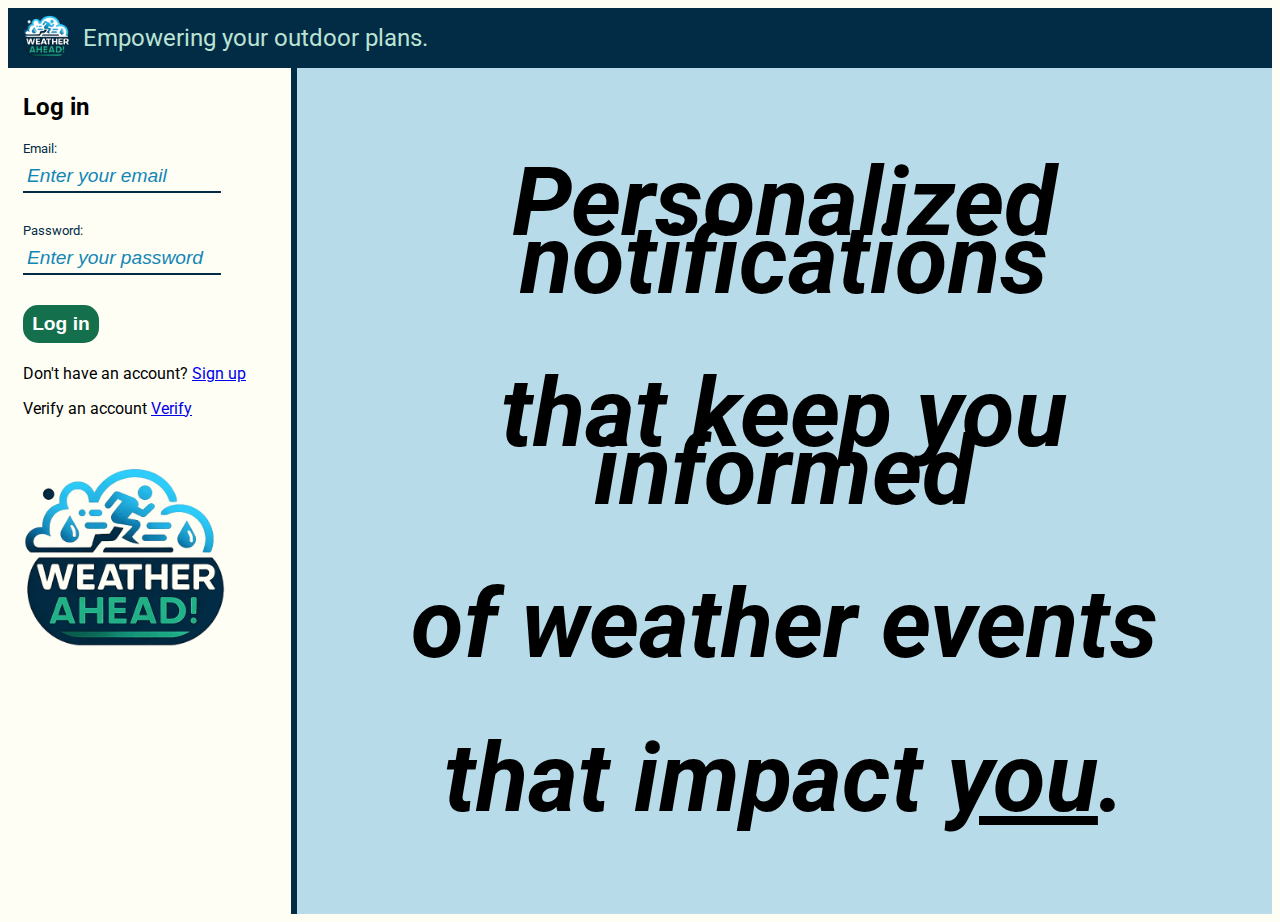
<file: index.html>
<!DOCTYPE html>
<html lang="en">
<head>
    <meta charset="UTF-8">
    <meta name="viewport" content="width=device-width, initial-scale=1.0">
    <title>Weather Ahead!</title>
    <link rel="stylesheet" href="main.css">
</head>
<body class="weather-theme">


<div class="top-banner">
    <div class="image-section">
        <img src="images/logo-final-inverted.png" alt="Logo" width=80% height=auto> 
    </div>
    <div class="logo">Empowering your outdoor plans.</div>
</div>

<div class="container">
    <div class="left-side">
        <div class="container-inner">
            <div class="top-section">
                <form id="signinForm">
                    <h2>Log in</h2>
                    <div class="form-group">
                        <label for="email">Email:</label>
                        <input type="email" id="email" name="email" placeholder="Enter your email" pattern=".*" required>
                    </div>
                    <div class="form-group">
                        <label for="password">Password: </label>
                        <input type="password" id="password" name="password" placeholder="Enter your password" pattern=".*" required>
                    </div>
                    <button type="submit" id="loginButton">Log in</button>
                </form>
                <p>Don't have an account?   <a href="/register.html">Sign up</a></p>
                <p>Verify an account   <a href="/verify.html">Verify</a></p>
                <br>
            </div>
            <div class="bottom-section">
                <img src="images/logo-final-removebg.png" alt="Logo" width=80% height=auto>
            </div>
        </div>
    </div>
    <div class="vertical-line"></div>
    <div class="right-side" style="text-align: center;">
        <p style="font-size: 96px; font-weight: 700; font-style: italic;">Personalized notifications </p>
        <p style="font-size: 96px; font-weight: 700; font-style: italic;">that keep you informed </p>
        <p style="font-size: 96px; font-weight: 700; font-style: italic;">of weather events</p>
        <p style="font-size: 96px; font-weight: 700; font-style: italic;">that impact <u>you</u>.</p>
        </div>

    <div id="myModal" class="modal">
        <div class="modal-content">
            <span class="close-button" onclick="closeModal()">&times;</span>
            <p>Incorrect username of password.</p>
        </div>
    </div>
</div>   

    <script src="https://sdk.amazonaws.com/js/aws-sdk-2.1040.0.min.js"></script>
    <script src="js/aws-cognito-sdk.min.js"></script>
    <script src="js/amazon-cognito-identity.min.js"></script>
    <script src="js/config.js"></script>
    <script src="js/general.js"></script>
    <script src="js/signin.js"></script>

</body>
</html>
</file>
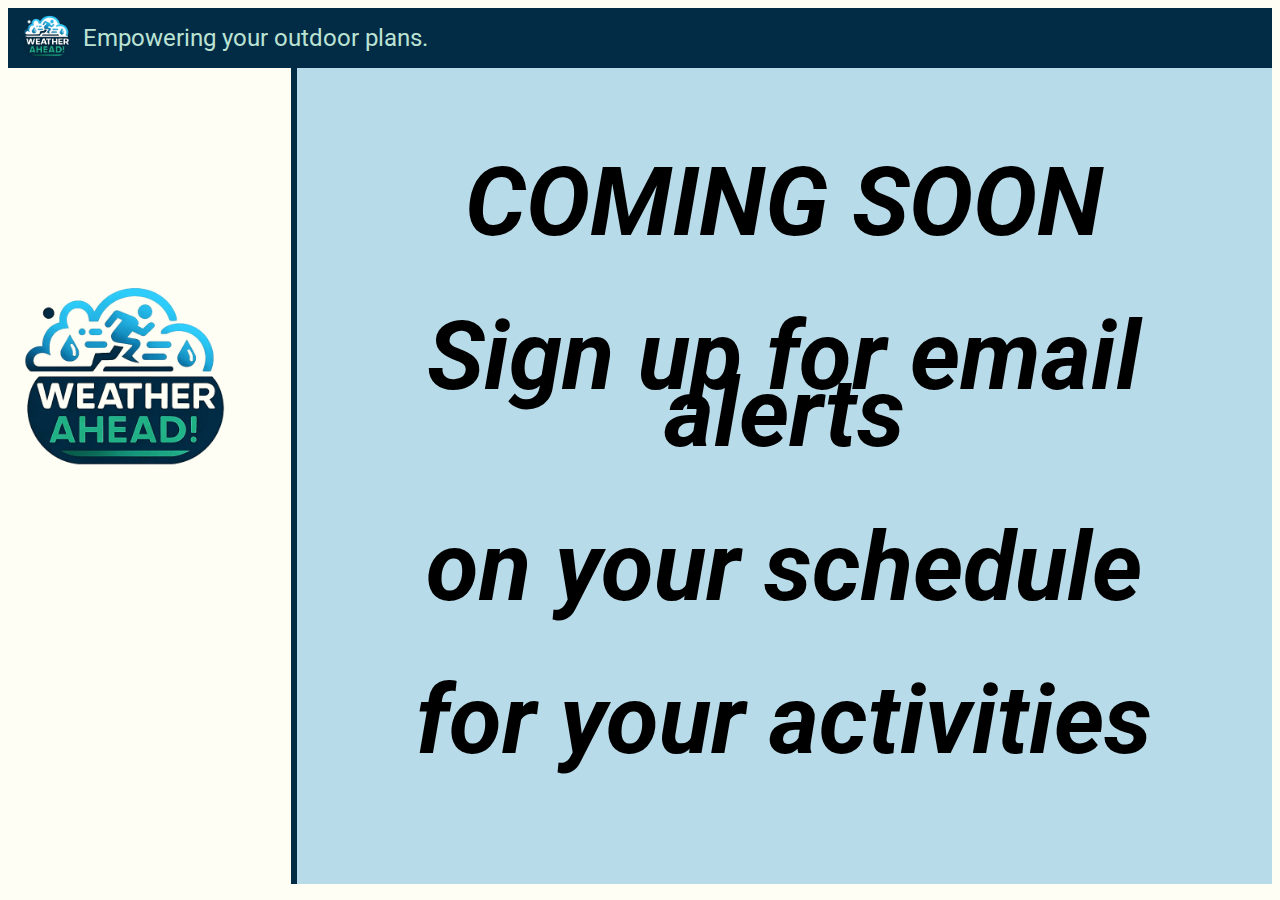
<file: customize.html>
<!DOCTYPE html>
<html lang="en">
<head>
    <meta charset="UTF-8">
    <meta name="viewport" content="width=device-width, initial-scale=1.0">
    <title>Weather Ahead!</title>
    <link rel="stylesheet" href="main.css">
</head>
<body class="weather-theme">


<div class="top-banner">
    <div class="image-section">
        <img src="images/logo-final-inverted.png" alt="Logo" width=80% height=auto> 
    </div>
    <div class="logo">Empowering your outdoor plans.</div>
</div>

<div class="container">
    <div class="left-side">
        <div class="container-inner">
            <div class="top-section">
                
                <br>
            </div>
            <div class="bottom-section">
                <img src="images/logo-final-removebg.png" alt="Logo" width=80% height=auto>
            </div>
        </div>
    </div>
    <div class="vertical-line"></div>
    <div class="right-side" style="text-align: center;">
        <p style="font-size: 96px; font-weight: 700; font-style: italic;">COMING SOON </p>
        <p style="font-size: 96px; font-weight: 700; font-style: italic;">Sign up for email alerts </p>
        <p style="font-size: 96px; font-weight: 700; font-style: italic;">on your schedule</p>
        <p style="font-size: 96px; font-weight: 700; font-style: italic;">for your activities</p>
        </div>
</div>   

    
</body>
</html>
</file>
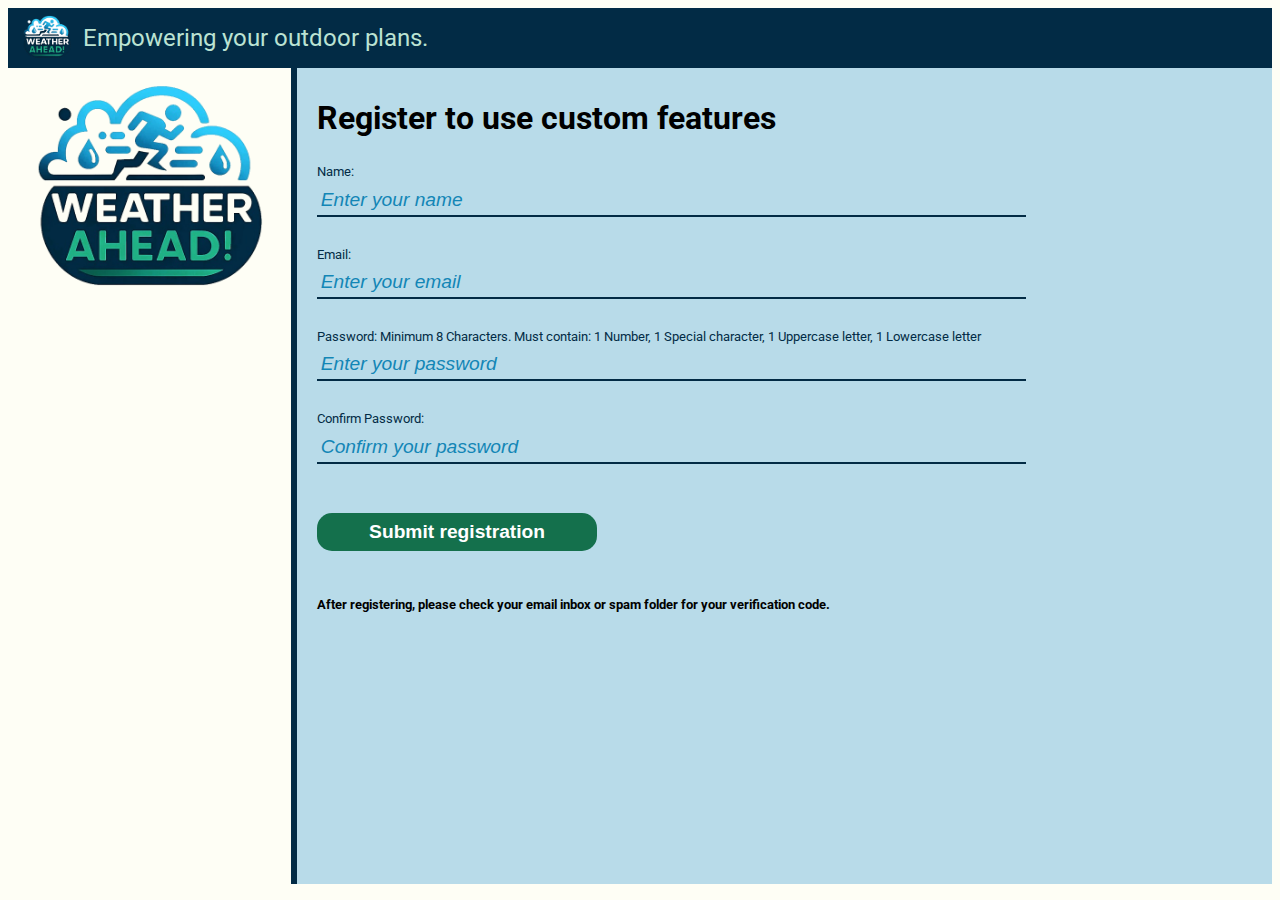
<file: register.html>
<!DOCTYPE html>
<html lang="en">
<head>
    <meta charset="UTF-8">
    <meta name="viewport" content="width=device-width, initial-scale=1.0">
    <title>Registration</title>
    <link rel="stylesheet" href="main.css">
</head>
<body class="weather-theme">


    <div class="top-banner">
        <a href="/" class="image-section">
            <img src="images/logo-final-inverted.png" alt="Logo" width=80% height=auto> 
        </a>
        <a href="/" class="logo">Empowering your outdoor plans.</a>
    </div>
    
    <div class="container">
        <div class="left-side">
            <div class="centered-image">
                <img src="images/logo-final-removebg.png" alt="Logo" width=90% height=auto>
            </div>
        </div>
        <div class="vertical-line"></div>
        <div class="right-side2">
            <h1>Register to use custom features</h1>

            <form id="registrationForm">
                <div class="form-group">
                    <label for="name">Name:</label>
                    <input type="text" id="nickname" name="nickname" placeholder="Enter your name" pattern=".*" required>
                </div>
                <div class="form-group">
                    <label for="email">Email:</label>
                    <input type="email" id="email" name="email" placeholder="Enter your email" pattern=".*" required>
                </div>
                <div class="form-group">
                    <label for="password">Password: Minimum 8 Characters.  Must contain:  1 Number, 1 Special character, 1 Uppercase letter, 1 Lowercase letter</label>
                    <input type="password" id="password" name="password" placeholder="Enter your password" pattern=".*" required>
                </div>
                <div class="form-group">
                    <label for="confirm-password">Confirm Password:</label>
                    <input type="password" id="confirm-password" name="confirm-password" placeholder="Confirm your password" pattern=".*" required>
                </div>
                <br>
                <button type="submit">Submit registration</button>
            </form>
            <br>
            <h5>After registering, please check your email inbox or spam folder for your verification code. </h5>
        </div>
        <div id="myModal" class="modal">
            <div class="modal-content">
                <span class="close-button" onclick="closeModal()">&times;</span>
                <p>Action was successful!</p>
            </div>
        </div>
    </div>   
    
    
    <script src="js/aws-cognito-sdk.min.js"></script>
    <script src="js/amazon-cognito-identity.min.js"></script>
    <script src="js/config.js"></script>
    <script src="js/general.js"></script>
    <script src="js/register.js"></script>

</body>
</html>
</file>
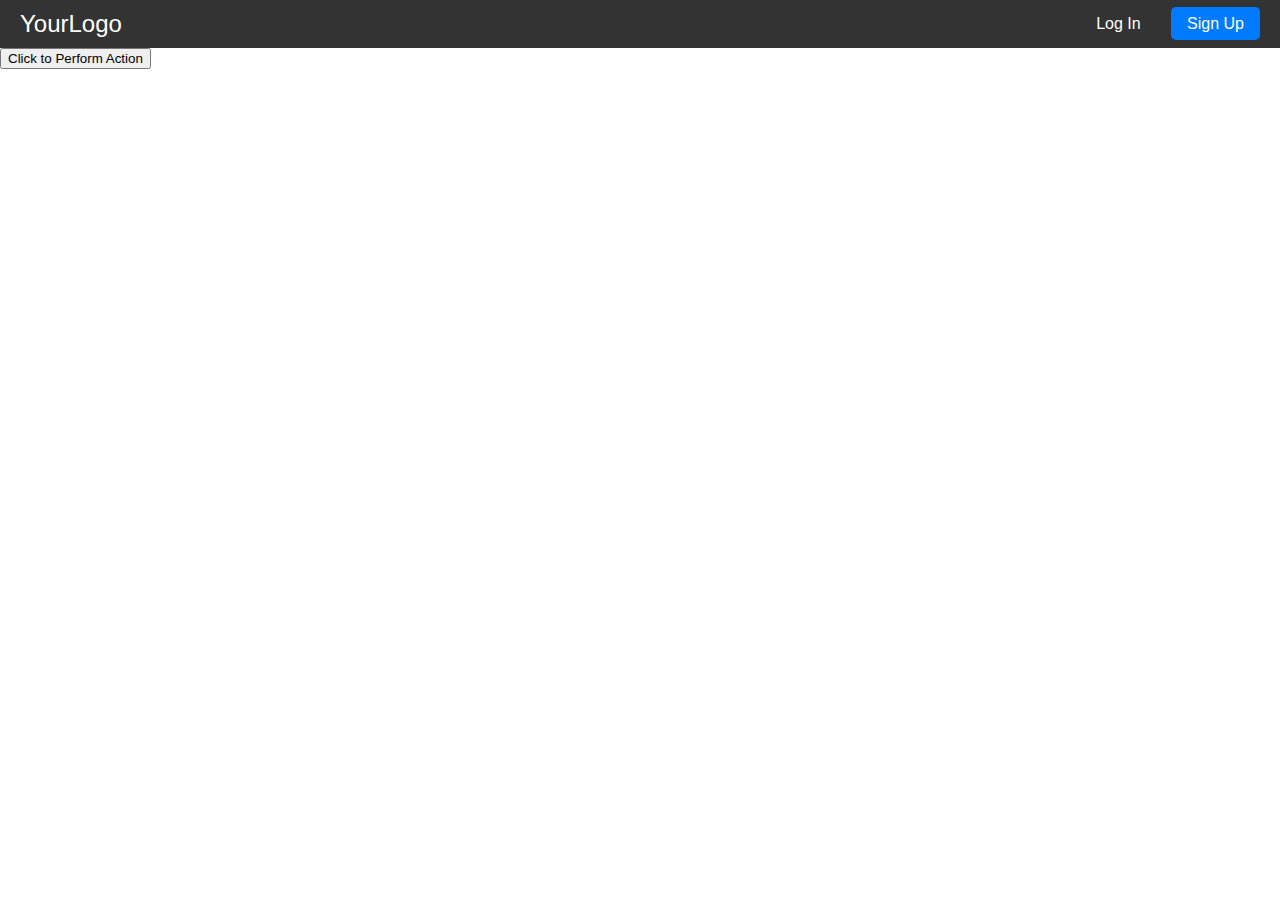
<file: tempnav.html>
<!DOCTYPE html>
<html lang="en">
<head>
    <meta charset="UTF-8">
    <meta name="viewport" content="width=device-width, initial-scale=1.0">
    <title>Web Page with Banner</title>
    <link rel="stylesheet" href="temp.css">
</head>
<body>
    <header class="top-banner">
        <a href="/" class="logo">YourLogo</a>
        <nav>
            <a href="/login" class="button login">Log In</a>
            <a href="/signup" class="button signup">Sign Up</a>
        </nav>
    </header>

    <button onclick="openModal()">Click to Perform Action</button>

    <div id="myModal" class="modal">
        <div class="modal-content">
            <span class="close-button" onclick="closeModal()">&times;</span>
            <p>Action was successful!</p>
        </div>
    </div>

    <script src="js/script.js"></script>
</body>
</html>
</file>
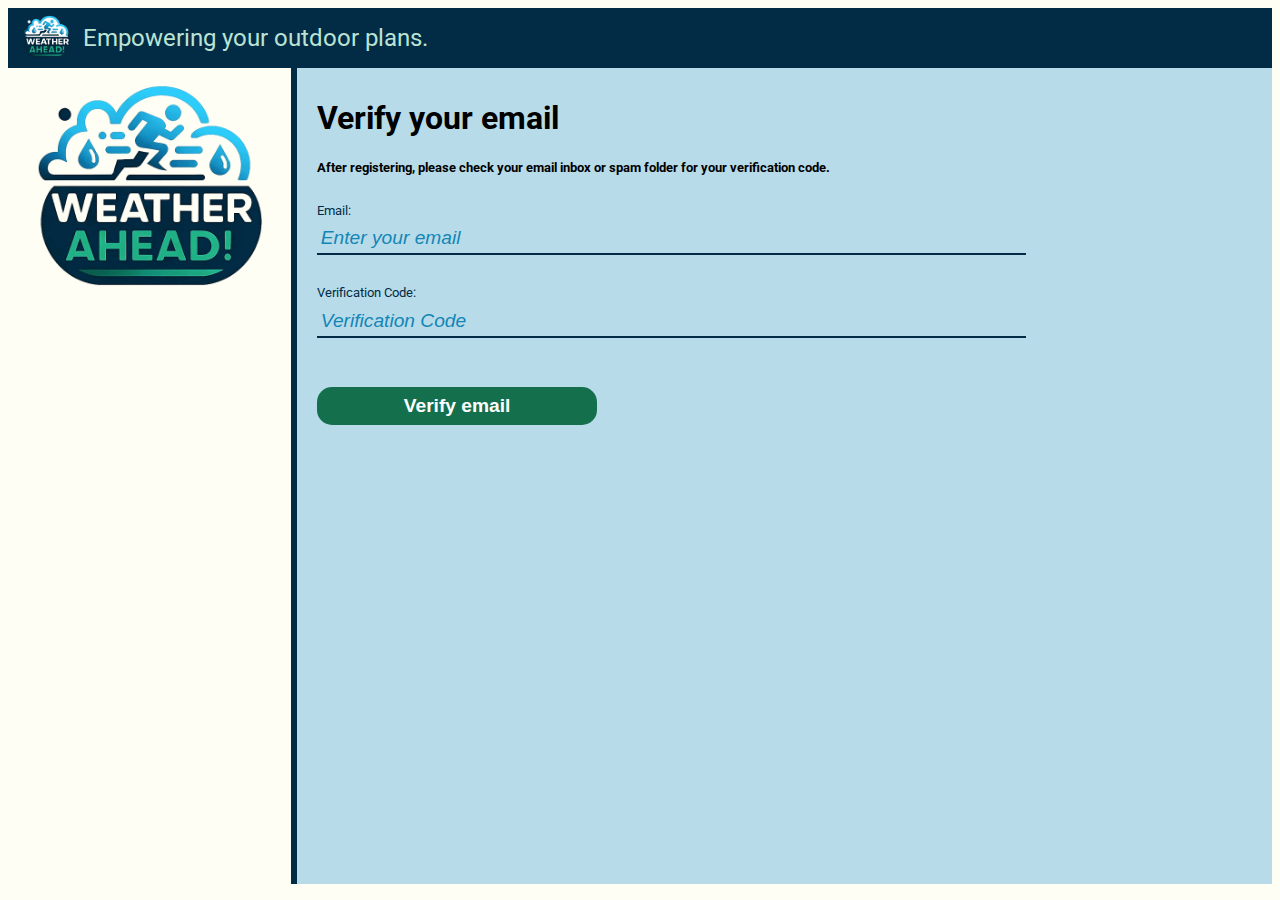
<file: verify.html>
<!DOCTYPE html>
<html lang="en">
<head>
    <meta charset="UTF-8">
    <meta name="viewport" content="width=device-width, initial-scale=1.0">
    <title>Verification</title>
    <link rel="stylesheet" href="main.css">
</head>
<body class="weather-theme">

    <div class="top-banner">
        <a href="/" class="image-section">
            <img src="images/logo-final-inverted.png" alt="Logo" width=80% height=auto> 
        </a>
        <a href="/" class="logo">Empowering your outdoor plans.</a>
    </div>
    
    <div class="container">
        <div class="left-side">
            <div class="centered-image">
                <img src="images/logo-final-removebg.png" alt="Logo" width=90% height=auto>
            </div>
        </div>
        <div class="vertical-line"></div>
        <div class="right-side2">
            <h1>Verify your email</h1>
            <h5>After registering, please check your email inbox or spam folder for your verification code. </h5>
            <form id="verificationForm">
                <div class="form-group">
                    <label for="emailverify">Email:</label>
                    <input type="email" id="emailverify" placeholder="Enter your email">
                </div>
                <div class="form-group">
                    <label for="codeInputVerify">Verification Code:</label>
                    <input type="text" id="codeInputVerify" placeholder="Verification Code" pattern=".*" required>
                </div>
                <br>
                <button type="submit">Verify email</button>
            </form>
        </div>
        <div id="myModal" class="modal">
            <div class="modal-content">
                <span class="close-button" onclick="closeModal()">&times;</span>
                <p>Action was successful!</p>
            </div>
        </div>
    </div>   
    
    
    <script src="js/aws-cognito-sdk.min.js"></script>
    <script src="js/amazon-cognito-identity.min.js"></script>
    <script src="js/config.js"></script>
    <script src="js/general.js"></script>
    <script src="js/verify.js"></script>

</body>
</html>
</file>
<file: main.css>
/* Import Roboto font from Google Fonts CDN */
@import url('https://fonts.googleapis.com/css2?family=Roboto:wght@400;700&display=swap');


:root {
    --green: #00FF00;
    --white: #FFFFFF;
    --black: #000000;
    --ltblue: #cbe6fc;
    --ltblue2: #b8dbe9;
    --medblue: #1386b6;
    --medblue2: #09567d;
    --dkblue:  #022b45;
    --ltgreen: #bbe3d3;
    --medgreen: #1ca06c;
    --dkgreen: #14704c;
    --bluegreen: #24b8c3;
    --yellow: #fafccb;
    --ltyellow: #fefef5;

    --fixedheight: 60px;
}


body {
background: var(--bg);
color: var(--fontColor);
font-family: 'Roboto',Arial, sans-serif;
}

.centered-image {
    display: flex;
    justify-content: center; /* Center horizontally */
    align-items: flex-start; /* Center vertically */
}

.weather-theme{
--bg: var(--ltyellow);
--bg2: var(--ltblue2)
--fontColor: var(--dkblue);    
}

.container {
    display: flex;
    flex-direction: row;
    min-height: calc(100vh - var(--fixedheight) - 24px); /* 100% of viewport height */
}

.left-side {
    flex: 0 0 20%; /* 35% width */
    display: flex;
    background-color: var(--ltyellow); /* Just for visualization */
    margin-left: 15px;
    margin-right: 15px;

}

.right-side {
    flex: 1; /* Takes remaining space */
    background-color: var(--ltblue2); /* Just for visualization */
    padding: 10px 20px; /* Optional: Add some padding */
    line-height: 0.6;
    
}

.right-side2 {
    flex: 1; /* Takes remaining space */
    background-color: var(--ltblue2); /* Just for visualization */
    padding: 10px 20px; /* Optional: Add some padding */
    line-height: 1.2;
    
}
.vertical-line {
    width: 6px;
    background-color: var(--dkblue); /* Color of the line */
}

.container-inner {
    display: flex;
    flex-direction: column
}
.top-section {
    flex: 0 0 25%; /* Takes up 25% of the vertical space */
}

.bottom-section {
    flex: 1; /* Takes the remaining 75% of the vertical space */
    justify-content:center;
    align-items: center;
}

form {
    padding: 5px 0px;
    width: 75%; /* Fixed width */
}

.form-group {
    margin-bottom: 30px; /* Space between form fields */
}

label {
    display: block; /* Ensures the label is on its own line */
    margin-bottom: 5px; /* Small space between label and input field */
    color: var(--dkblue);
    font-size: 0.8rem; /* Smaller font size for labels */
}

input[type="text"],
input[type="email"],
input[type="password"] {
    width: 100%; /* Makes input fields take up the full container width */
    padding: 4px;
    border: none; /* Removes all borders */
    border-bottom: 2px solid var(--dkblue); /* Only bottom border */
    background-color: transparent; /* Ensures no background color */
    outline: none; /* Removes the outline on focus */
    color: var(--dkblue);
    font-size: 1.2rem; /* Adjusts font size of input text */
}

/* Styling placeholders */
input[type="text"]::placeholder,
input[type="email"]::placeholder,
input[type="password"]::placeholder {
    color: var(--medblue); /* Light grey color for placeholder */
    font-size: 1.2rem; /* Adjusts font size of placeholder */
    font-style: italic;

}

button {
    width: 40%; 
    padding: 8px;
    background-color: var(--dkgreen); /* Blue background */
    color: white;
    font-size: 1.2rem;
    font-weight: bold;
    border: var(--dkblue);
    border-radius: 15px;
    cursor: pointer; /* Pointer cursor on hover */

}

button:hover {
    background-color: var(--dkblue); /* Darker blue on hover */
}


.top-banner {
    width: 100%;
    height: var(--fixedheight); /* Set the height as needed */
    background-color: var(--dkblue); /* Example background color */
    color: var(--ltgreen);
    box-sizing: border-box; /* Include padding in width calculation */
    display: flex;
    align-items:center;
}

.image-section {
    width: var(--fixedheight); /* Makes the image take up 10% of the section's width */
    height: auto; /* Makes the image take up 10% of the section's height */
    object-fit: contain; /* Ensures the image covers the area without distorting aspect ratio */
    object-position: center; /* Centers the image within the section */
    margin-left: 15px;
}

.top-banner .logo {
    font-size: 24px;
    color: var(--ltgreen);
    text-decoration: none;

}


.modal {
    display: none; /* Hidden by default */
    position: fixed; /* Stay in place */
    left: 0;
    top: 0;
    width: 100%; /* Full width */
    height: 100%; /* Full height */
    background-color: rgba(0, 0, 0, 0.5); /* Black background with opacity */
    z-index: 1; /* Sit on top */
}

.modal-content {
    background-color: var(--ltblue);
    margin: 15% auto; /* 15% from the top and centered */
    padding: 20px;
    border: 1px solid #888;
    width: 80%; /* Could be more or less, depending on the design */
}

.close-button {
    color: #aaa;
    float: right;
    font-size: 28px;
    font-weight: bold;
}

.close-button:hover,
.close-button:focus {
    color: black;
    text-decoration: none;
    cursor: pointer;
}
</file>
<file: temp.css>
body, html {
    margin: 0;
    padding: 0;
    font-family: Arial, sans-serif;
}

.top-banner {
    background-color: #333;
    color: white;
    padding: 10px 20px;
    display: flex;
    justify-content: space-between;
    align-items: center;
}

.top-banner .logo {
    font-size: 24px;
    color: white;
    text-decoration: none;
}

.top-banner nav a {
    text-decoration: none;
    color: white;
    padding: 8px 16px;
    margin-left: 10px;
    border-radius: 5px;
    transition: background-color 0.3s;
}

.button.login {
    background-color: transparent; /* Slightly less emphasis on login */
}

.button.signup {
    background-color: #007BFF; /* More emphasis on signup */
}

.top-banner nav a:hover {
    background-color: #555; /* Hover effect for all buttons */
}

.full-width-section {
    width: 100%;
    height: var(--fixedheight); /* Set the height as needed */
    background-color: var(--dkblue); /* Example background color */
    color: var(--ltgreen);
    padding: 10px;
    box-sizing: border-box; /* Include padding in width calculation */
    display: flex;
    align-items: center;
}


.modal {
    display: none; /* Hidden by default */
    position: fixed; /* Stay in place */
    left: 0;
    top: 0;
    width: 100%; /* Full width */
    height: 100%; /* Full height */
    background-color: rgba(0, 0, 0, 0.5); /* Black background with opacity */
    z-index: 1; /* Sit on top */
}

.modal-content {
    background-color: #fefefe;
    margin: 15% auto; /* 15% from the top and centered */
    padding: 20px;
    border: 1px solid #888;
    width: 80%; /* Could be more or less, depending on the design */
}

.close-button {
    color: #aaa;
    float: right;
    font-size: 28px;
    font-weight: bold;
}

.close-button:hover,
.close-button:focus {
    color: black;
    text-decoration: none;
    cursor: pointer;
}
</file>
